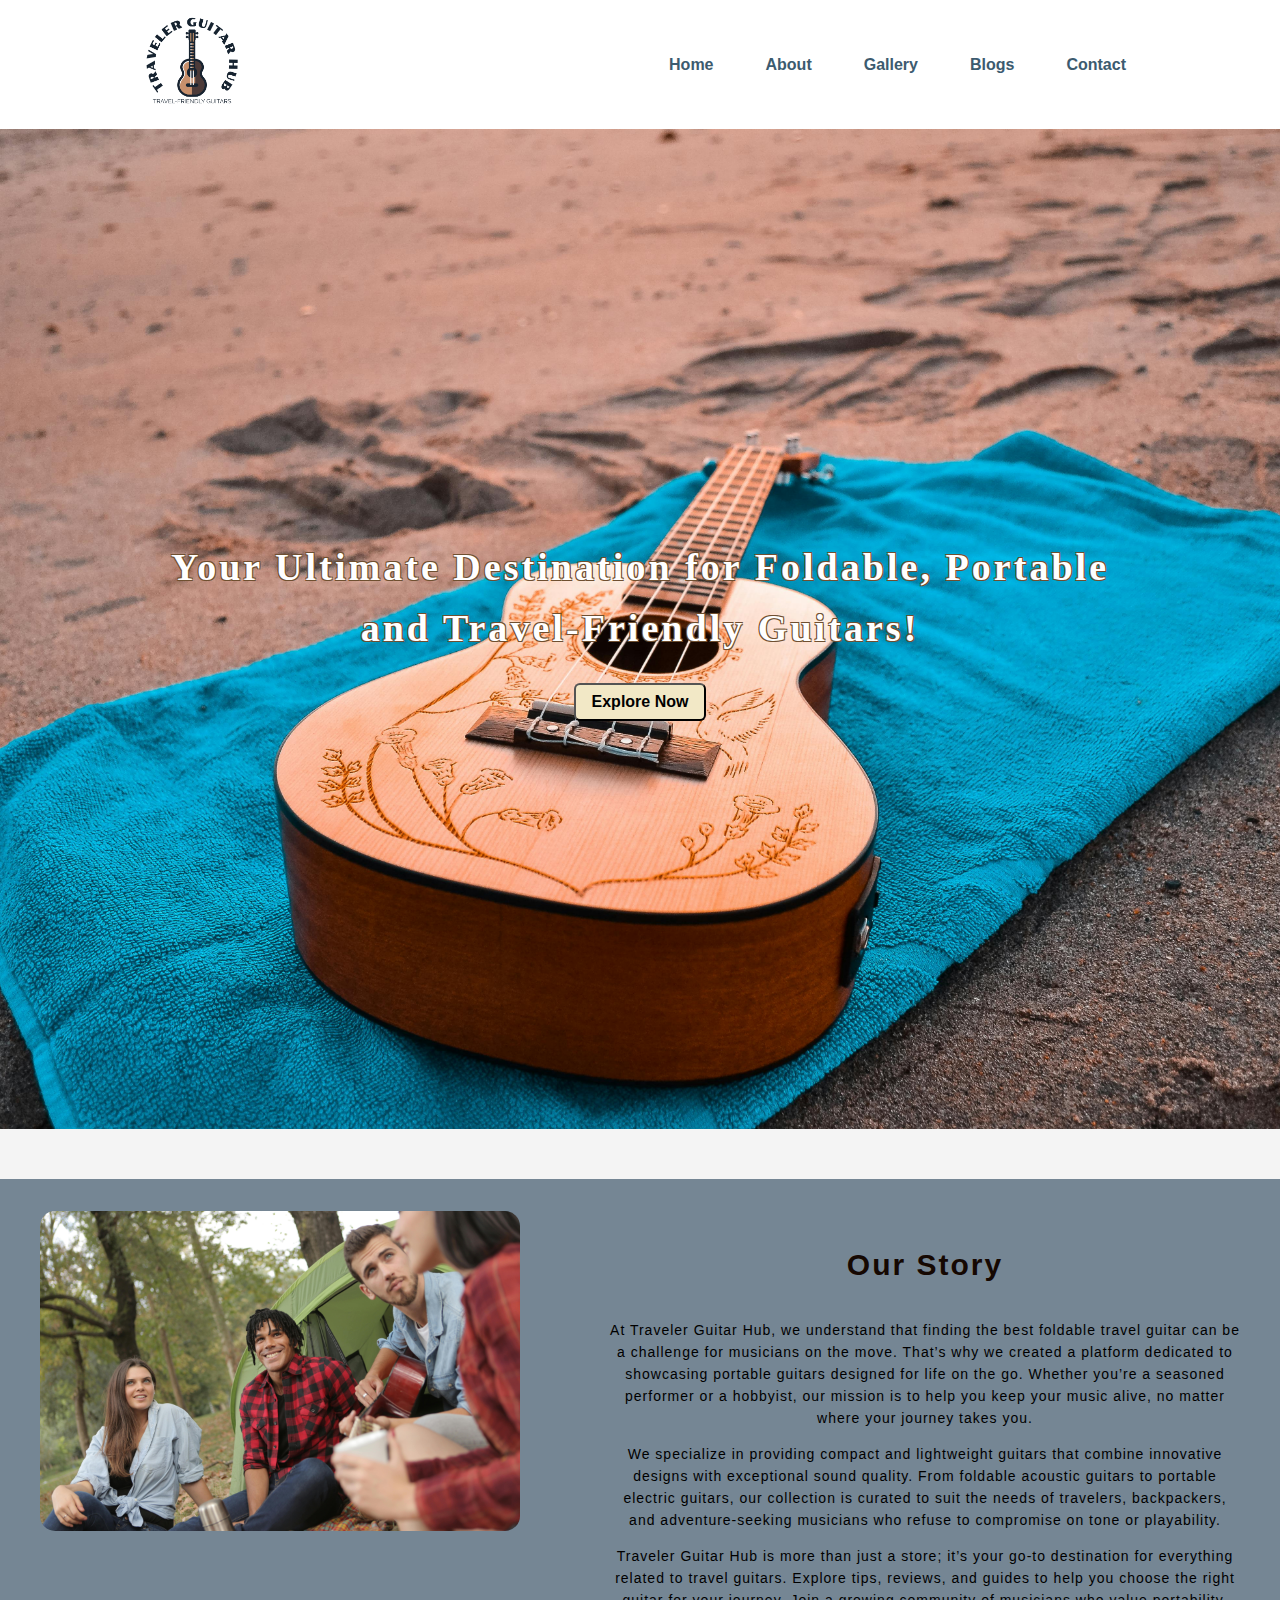
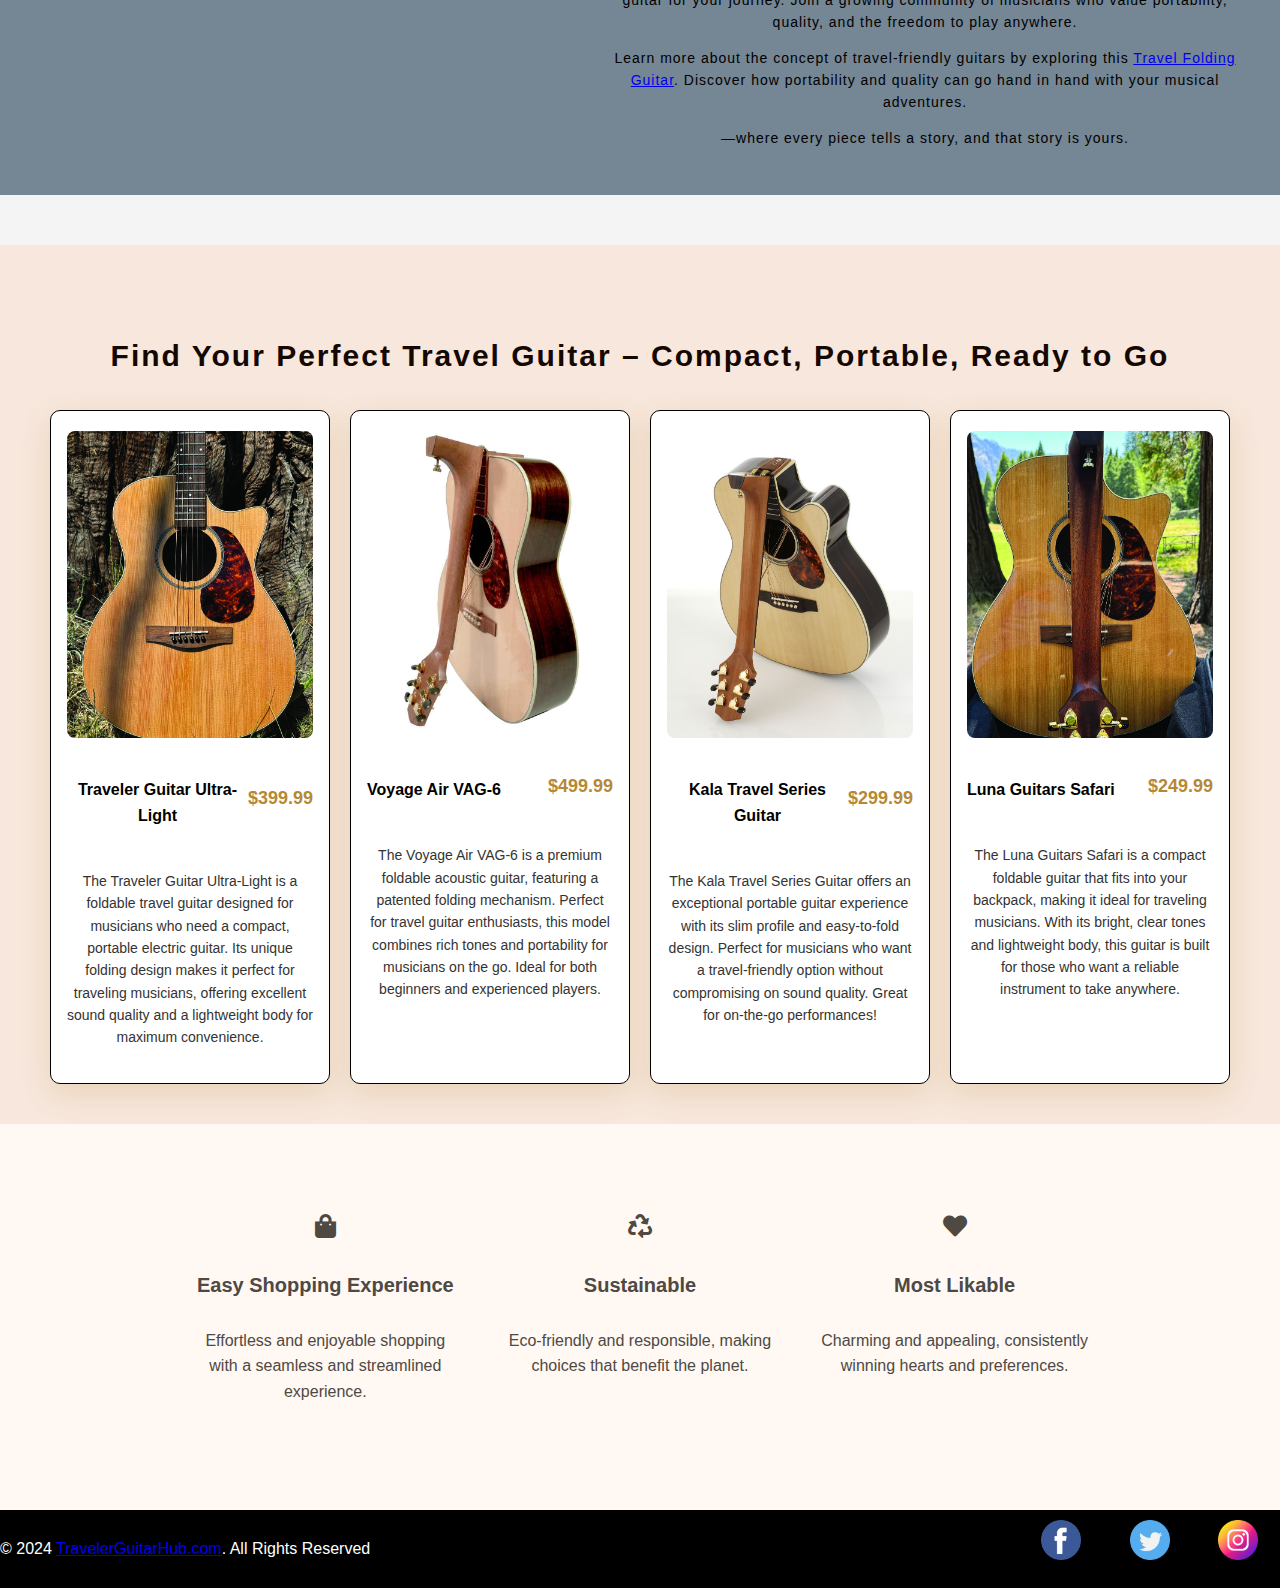
<file: index.html>
<!DOCTYPE html>
<html>
<head>
	<meta charset="utf-8">
    <meta name="viewport" content="width=device-width, initial-scale=1.0" />
    <title>Traveler Guitar Hub</title>
    <link rel="stylesheet" href="https://cdnjs.cloudflare.com/ajax/libs/font-awesome/5.15.3/css/all.min.css">
    <link href="https://fonts.googleapis.com/css2?family=Lato:wght@300;400;700&display=swap" rel="stylesheet">
	<link rel="stylesheet" href="css/styles.css">
</head>
<body>

	<header class="header">
        <nav class="navbar">
            <div class="logo">
                <a href="index.html"><img src="imgs/logo-transparent-png.png"></a>
            </div>
            <div class="navbar-menu">
                 <ul>
                    <li><a href="index.html">Home</a></li>
                    <li><a href="ourstory.html">About</a></li>
                    <li><a href="shop.html">Gallery</a></li>
                    <li><a href="blog.html">Blogs</a></li>
                    <li><a href="contact.html">Contact</a></li>
                </ul>
            </div>
    	</nav>
    </header>

    <main>
    	<section class="main-banner">
			<div class="centered">
				<div class="main_banner_content">
					<h1>Your Ultimate Destination for Foldable, Portable <br> and Travel-Friendly Guitars!</h1>
					<button>Explore Now</button>
				</div>
			</div>
		</section>

		<section>
			<div class="story">
            <aside>
            	<div class="left-img-story">
              		<img src="imgs/f.jpg">
              	</div>
            </aside>
            <div class="story-right">
            	<h3>Our Story</h3>
            	<p>
					At Traveler Guitar Hub, we understand that finding the best foldable travel guitar can be a challenge for musicians on the move. That’s why we created a platform dedicated to showcasing portable guitars designed for life on the go. Whether you’re a seasoned performer or a hobbyist, our mission is to help you keep your music alive, no matter where your journey takes you.
					<P>We specialize in providing compact and lightweight guitars that combine innovative designs with exceptional sound quality. From foldable acoustic guitars to portable electric guitars, our collection is curated to suit the needs of travelers, backpackers, and adventure-seeking musicians who refuse to compromise on tone or playability.
						<P> Traveler Guitar Hub is more than just a store; it’s your go-to destination for everything related to travel guitars. Explore tips, reviews, and guides to help you choose the right guitar for your journey. Join a growing community of musicians who value portability, quality, and the freedom to play anywhere.
							<p>
								Learn more about the concept of travel-friendly guitars by exploring this <a href="https://en.wikipedia.org/wiki/Travel_guitar" target="_blank">Travel Folding Guitar</a>. Discover how portability and quality can go hand in hand with your musical adventures.
							</p>
							<P>—where every piece tells a story, and that story is yours.


                </p> </div>
          </div>
		</section>

		<section class="grid-design-section">
			<div class="grid-design-heading">
				<h2>Find Your Perfect Travel Guitar – Compact, Portable, Ready to Go</h2>
			</div>
			<div class="grid-container">
				<div class="grid-item">
					<div class="single-design">
						<img src="imgs/a.jpg" alt="Cafe Misto" class="design-image">
						<div class="title-grid-design">
							<h4>Traveler Guitar Ultra-Light</h4>
							<p class="price">$399.99</p>
							
						</div>
						<p>The Traveler Guitar Ultra-Light is a foldable travel guitar designed for musicians who need a compact, portable electric guitar. Its unique folding design makes it perfect for traveling musicians, offering excellent sound quality and a lightweight body for maximum convenience.</p>
					</div>

				</div>
			  	<div class="grid-item">
			  		<div class="single-design">
						<img src="imgs/b.jpg" alt="Cafe Misto" class="design-image">
						<div class="title-grid-design">
							<h4>Voyage Air VAG-6</h4>
							<p class="price">$499.99</p>
						</div>
						<p>The Voyage Air VAG-6 is a premium foldable acoustic guitar, featuring a patented folding mechanism. Perfect for travel guitar enthusiasts, this model combines rich tones and portability for musicians on the go. Ideal for both beginners and experienced players.</p>
					</div>
			  	</div>
			  	<div class="grid-item">
			  		<div class="single-design">
						<img src="imgs/c.jpg" alt="Cafe Misto" class="design-image">
						<div class="title-grid-design">
							<h4>Kala Travel Series Guitar</h4>
							<p class="price">$299.99</p>
						</div>
						<p>The Kala Travel Series Guitar offers an exceptional portable guitar experience with its slim profile and easy-to-fold design. Perfect for musicians who want a travel-friendly option without compromising on sound quality. Great for on-the-go performances!</p>
					</div>
			  	</div>  
			  	
			  	<div class="grid-item">
			  		<div class="single-design">
						<img src="imgs/d.jpg" alt="Cafe Misto" class="design-image">
						<div class="title-grid-design">
							<h4>Luna Guitars Safari</h4>
							<p class="price">$249.99</p>
						</div>
						<p>The Luna Guitars Safari is a compact foldable guitar that fits into your backpack, making it ideal for traveling musicians. With its bright, clear tones and lightweight body, this guitar is built for those who want a reliable instrument to take anywhere.</p>
					</div>
			  	</div>
			  	
			  	
			  	
			</div>
		</section>

		<section class="flex-container">
			<div class="centered">
				<div class="row flex-items">
					<div class="flex-single-item">
						<i class="fa fa-shopping-bag"></i>
		            	<h4>Easy Shopping Experience</h4>
	            		<p>Effortless and enjoyable shopping with a seamless and streamlined experience.</p>
					</div>
					<div class="flex-single-item">
						<i class="fas fa-recycle"></i>
		            	<h4>Sustainable</h4>
	            		<p>Eco-friendly and responsible, making choices that benefit the planet.</p>
					</div>
					<div class="flex-single-item">
						<i class="fas fa-heart"></i>
		            	<h4>Most Likable</h4>
	            		<p>Charming and appealing, consistently winning hearts and preferences.</p>
					</div>
				</div>
			</div>
		</section>

    </main>

    <footer>
        <div class="row">
            <div class="footer-content">
                <div class="left-footer-content">
                    <p>&copy; 2024 <a href="https://www.travelerguitarhub.com" target="_blank">TravelerGuitarHub.com</a>. All Rights Reserved</p>
                </div>
                <div class="social-media">
                    <a href="#"><img src="imgs/facebook.png"></a>
                    <a href="#"><img src="imgs/twitter.png"></a>
                    <a href="#"><img src="imgs/instagram.png"></a>
                </div>
            </div>
        </div>
    </footer>

</body>
</html>
</file>
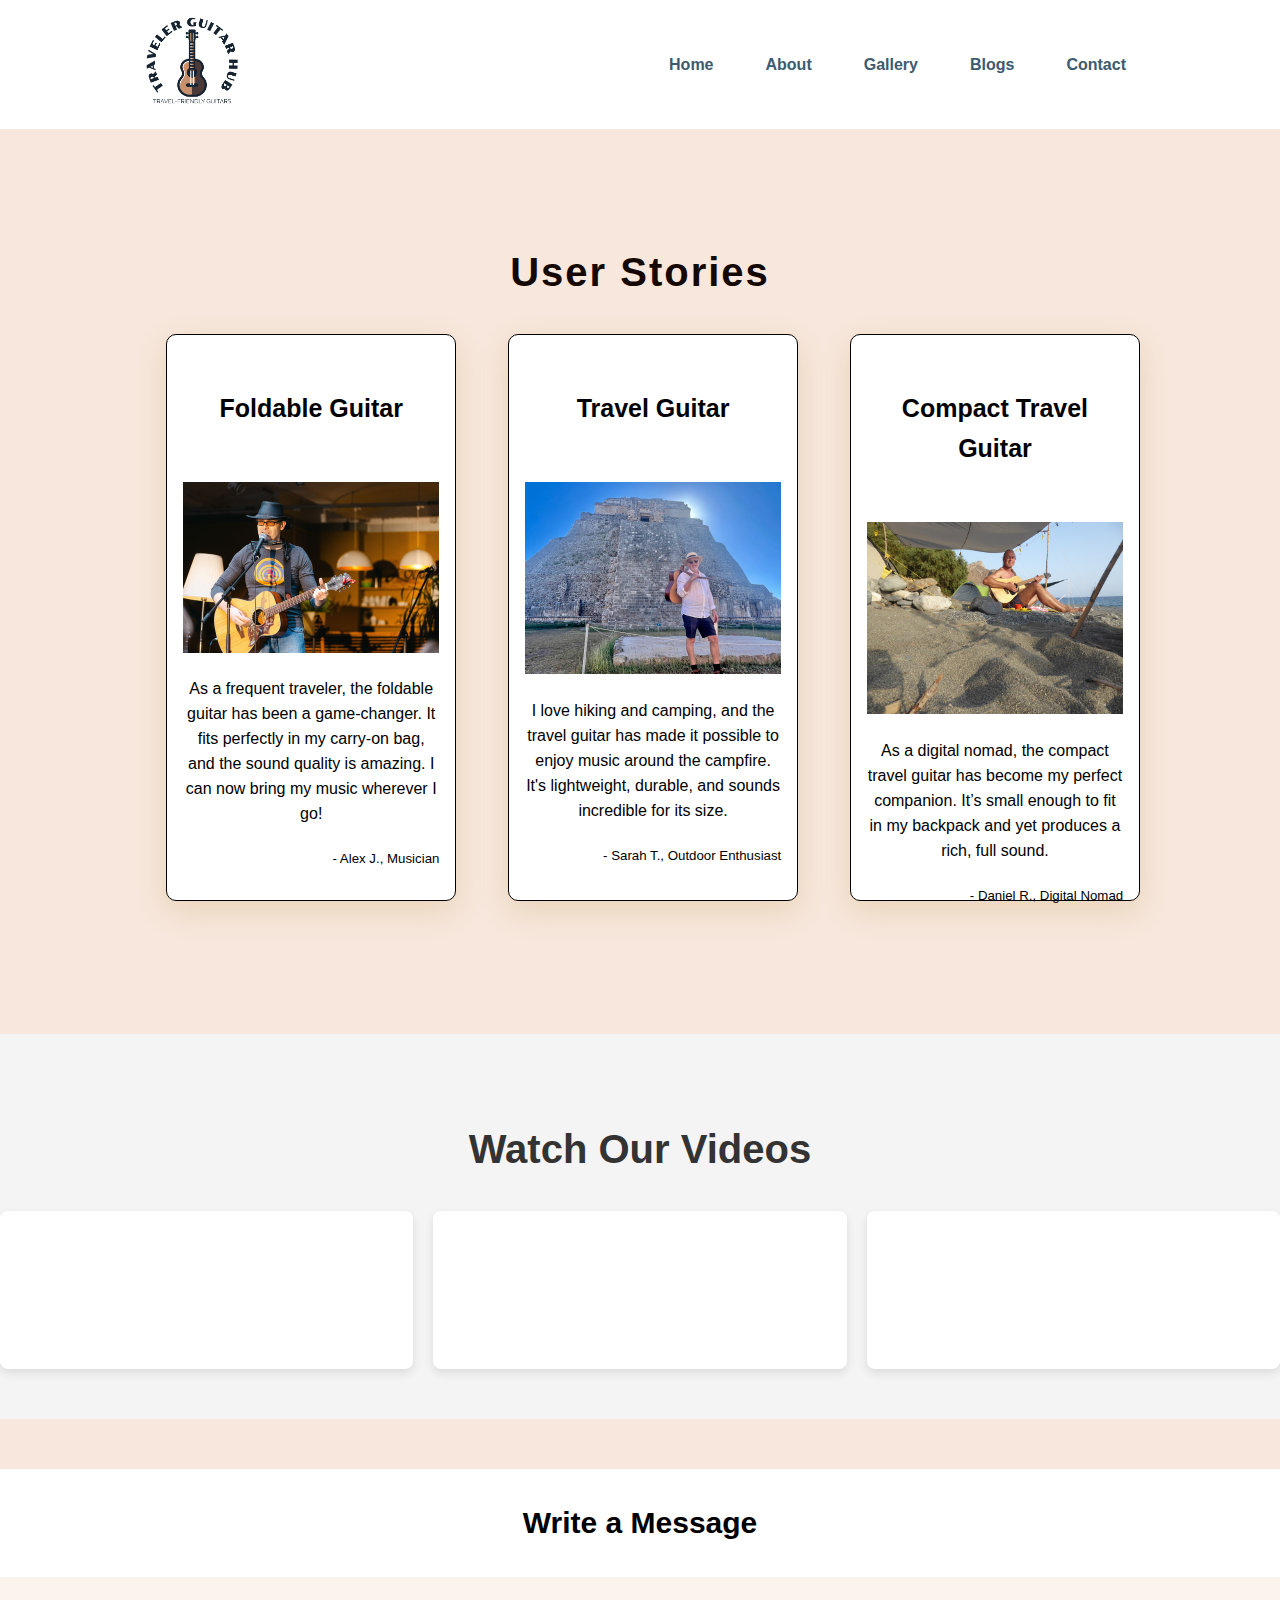
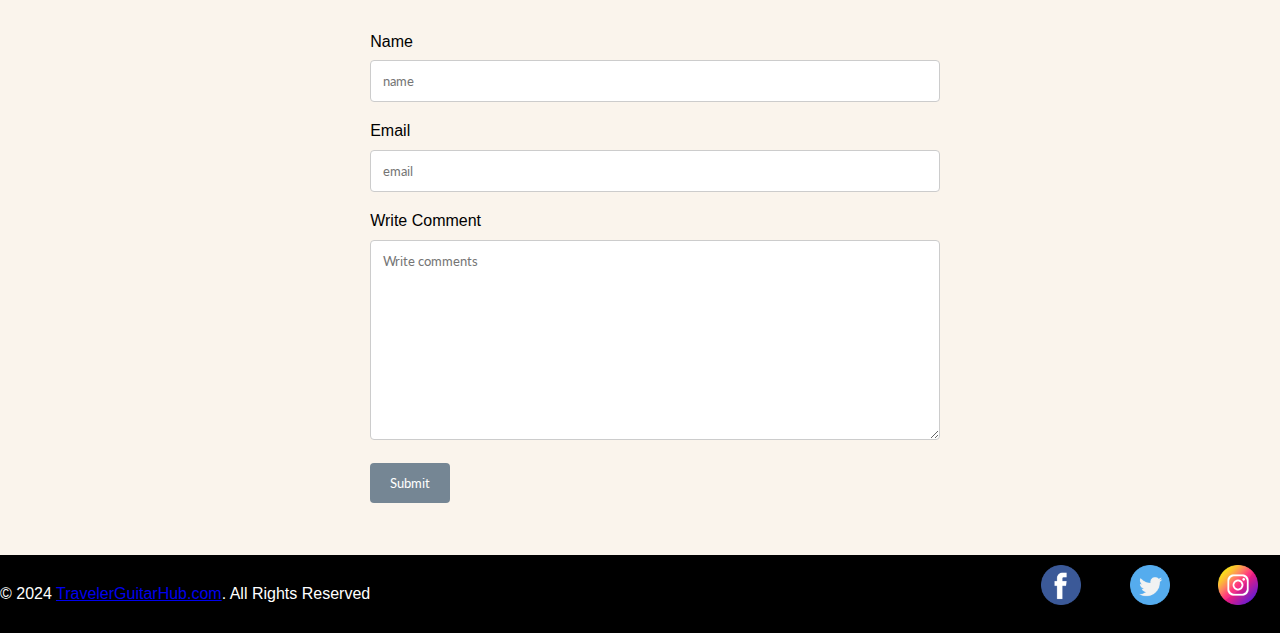
<file: blog.html>
<!DOCTYPE html>
<html>
<head>
	<meta charset="utf-8">
    <meta name="viewport" content="width=device-width, initial-scale=1.0" />
    <title>Traveler Guitar</title>
    <link href="https://fonts.googleapis.com/css2?family=Lato:wght@300;400;700&display=swap" rel="stylesheet">
	<link rel="stylesheet" href="css/styles.css">
</head>
<body>

	<header class="header">
        <nav class="navbar">
            <div class="logo">
                <a href="index.html"><img src="imgs/logo-transparent-png.png"></a>
            </div>
            <div class="navbar-menu">
                 <ul>
                    <li><a href="index.html">Home</a></li>
                    <li><a href="ourstory.html">About</a></li>
                    <li><a href="gallery.html">Gallery</a></li>
                    <li><a href="blog.html">Blogs</a></li>
                    <li><a href="contact.html">Contact</a></li>
                </ul>

            </div>
    	</nav>
    </header>

    <main>
        <section class="grid-design-section1">
			<div class="grid-design-heading1">
				<h2>User Stories</h2>
			</div>
			<div class="grid-container1">
				<div class="grid-item1">
					<div class="single-design1">
                   
						<div class="title-grid-design1">
							<h4>Foldable Guitar</h4>
						</div>
                        <div class="design-img1"><img src="imgs/9.jpg"></div>
						<p>As a frequent traveler, the foldable guitar has been a game-changer. It fits perfectly in my carry-on bag, and the sound quality is amazing. I can now bring my music wherever I go!
							<h5>- Alex J., Musician</h5>
                    </div>

				</div>
			  	<div class="grid-item1">
			  		<div class="single-design1">
						<div class="title-grid-design1">
							<h4>Travel Guitar</h4>
						</div>
                        <div class="design-img1"><img src="imgs/10.jpg"></div>
						<p>I love hiking and camping, and the travel guitar has made it possible to enjoy music around the campfire. It's lightweight, durable, and sounds incredible for its size.
							<h5>- Sarah T., Outdoor Enthusiast</h5>
                        </div>
			  	</div>
			  	<div class="grid-item1">
			  		<div class="single-design1">
                        	<div class="title-grid-design1">
							<h4>Compact Travel Guitar</h4>
						</div>
                        <div class="design-img1"><img src="imgs/11.jpg"></div>
						<p>As a digital nomad, the compact travel guitar has become my perfect companion. It’s small enough to fit in my backpack and yet produces a rich, full sound. 
							<h5>- Daniel R., Digital Nomad</h5>
					</div>
			  	</div>  
			  	
			</div>
			<!-- YouTube Videos Section -->
			<section>
				<h2>Watch Our Videos</h2>
				<div class="video-container">
					<div class="video">
						<iframe width="560" height="315" src="https://www.youtube.com/embed/oWdIz_jqFnE?si=jFDoDXp56iRIPVpT" title="YouTube video player" frameborder="0" allow="accelerometer; autoplay; clipboard-write; encrypted-media; gyroscope; picture-in-picture; web-share" referrerpolicy="strict-origin-when-cross-origin" allowfullscreen></iframe>
					</div>
					<div class="video">
						<iframe width="560" height="315" src="https://www.youtube.com/embed/7QwpmL_Iocc?si=wDIOgFuq6Vs5S6_5" title="YouTube video player" frameborder="0" allow="accelerometer; autoplay; clipboard-write; encrypted-media; gyroscope; picture-in-picture; web-share" referrerpolicy="strict-origin-when-cross-origin" allowfullscreen></iframe>
					</div>
					<div class="video">
						<iframe width="560" height="315" src="https://www.youtube.com/embed/K_D2RMBUn8U?si=NAicn5G4ytqqCuT9" title="YouTube video player" frameborder="0" allow="accelerometer; autoplay; clipboard-write; encrypted-media; gyroscope; picture-in-picture; web-share" referrerpolicy="strict-origin-when-cross-origin" allowfullscreen></iframe>
					</div>
				</div>
			</section>
		</section> 
        <h3>
			Write a Message
        </h3>

<div class="form-back">
        
<div class="container">
  <form action="/action_page.php">
    <label for="fname">Name</label>
    <input type="text" id="fname" name="firstname" placeholder="name">

    <label for="email">Email</label>
    <input type="text" id="email" name="email" placeholder="email">

    <label for="subject">Write Comment</label>
    <textarea id="subject" name="subject" placeholder="Write comments" style="height:200px"></textarea>

    <input type="submit" value="Submit">
  </form>
</div>
</div>
    	
    </main>

    <footer>
        <div class="row">
            <div class="footer-content">
                <div class="left-footer-content">
					<p>&copy; 2024 <a href="https://www.travelerguitarhub.com" target="_blank">TravelerGuitarHub.com</a>. All Rights Reserved</p>
                </div>
                <div class="social-media">
                    <a href="#"><img src="imgs/facebook.png"></a>
                    <a href="#"><img src="imgs/twitter.png"></a>
                    <a href="#"><img src="imgs/instagram.png"></a>
                </div>
            </div>
        </div>
    </footer>

</body>
</html>
</file>
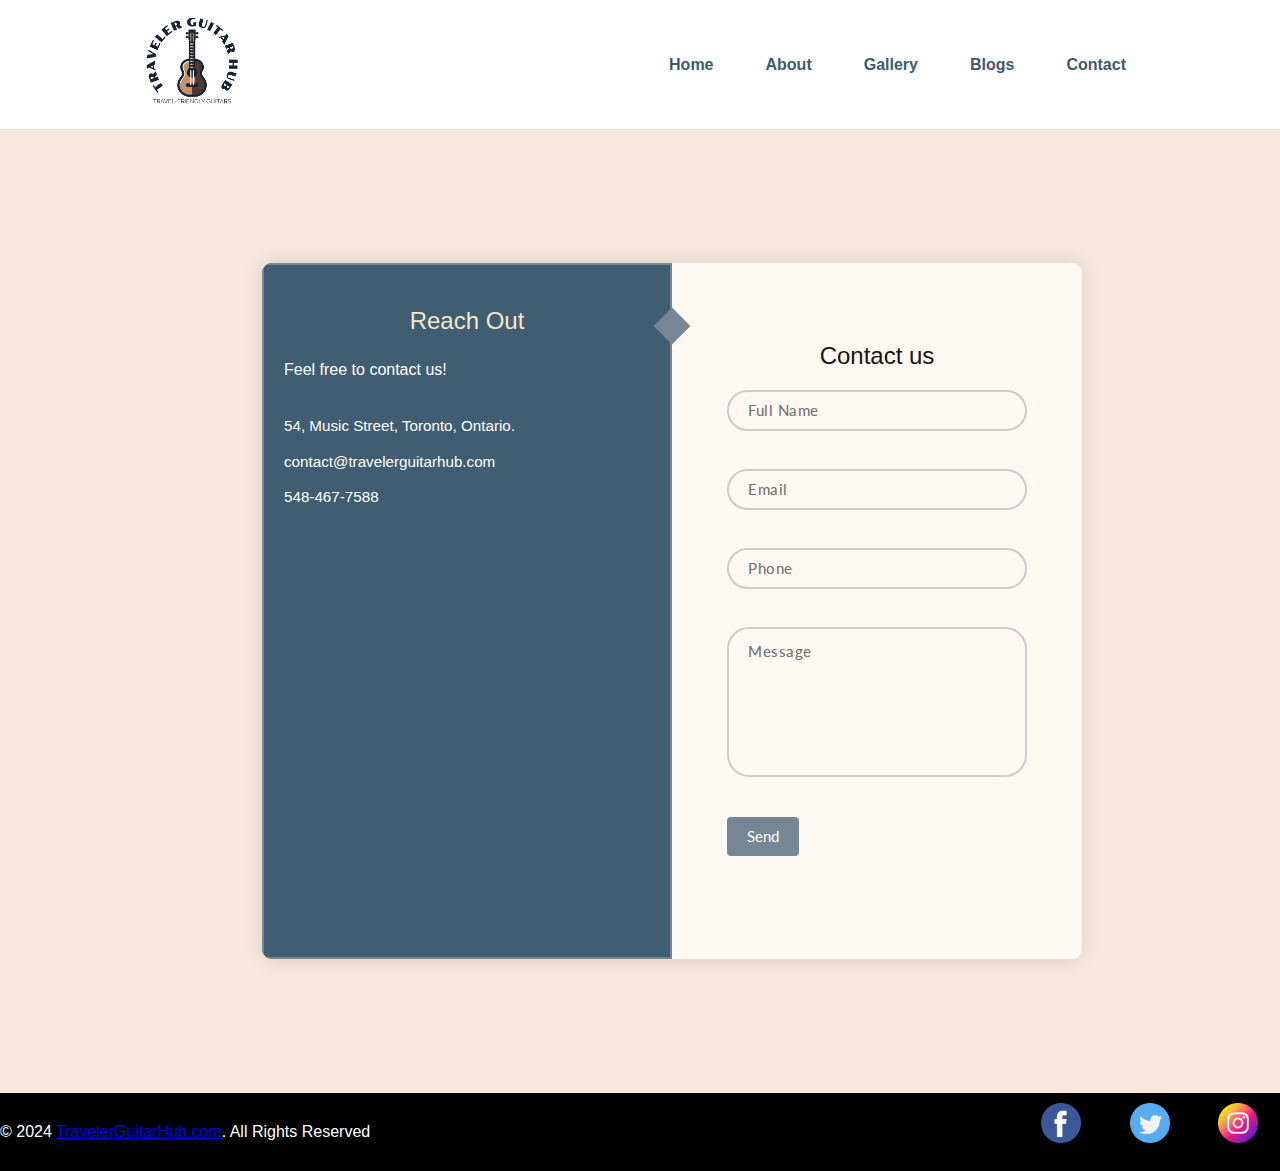
<file: contact.html>
<!DOCTYPE html>
<html>
<head>
    <meta charset="utf-8">
    <meta name="viewport" content="width=device-width, initial-scale=1.0" />
    <title>Traveler Guitar</title>
    <link href="https://fonts.googleapis.com/css2?family=Lato:wght@300;400;700&display=swap" rel="stylesheet">
    <link rel="stylesheet" href="css/styles.css">
</head>
<body>

    <header class="header">
        <nav class="navbar">
            <div class="logo">
                <a href="index.html"><img src="imgs/logo-transparent-png.png"></a>
            </div>
            <div class="navbar-menu">
                 <ul>
                    <li><a href="index.html">Home</a></li>
                    <li><a href="ourstory.html">About</a></li>
                    <li><a href="gallery.html">Gallery</a></li>
                    <li><a href="blog.html">Blogs</a></li>
                    <li><a href="contact.html">Contact</a></li>
                </ul>
            </div>
        </nav>
    </header>

    <body>
      <div class="container-contact">
        <div class="form-section">
          <div class="contact-info">
            <h3 class="title">Reach Out</h3>
            <p class="text">
             Feel free to contact us!
            </p>

            <div class="info">
              <div class="information">
                <p>54, Music Street, Toronto, Ontario.</p>
              </div>
              <div class="information">
                <p>contact@travelerguitarhub.com</p>
              </div>
              <div class="information">
                <p>548-467-7588</p>
              </div>
            </div>
            
            <div class="map-container">
              <iframe
                src="https://www.google.com/maps/embed?pb=!1m18!1m12!1m3!1d2886.571788556529!2d-79.3831840845574!3d43.6532251791205!2m3!1f0!2f0!3f0!3m2!1i1024!2i768!4f13.1!3m3!1m2!1s0x882b34ef5f2b9bfb%3A0x6cbe3d1a28f6915f!2s54%20Urban%20St%2C%20Toronto%2C%20ON%20M5V%202W6%2C%20Canada!5e0!3m2!1sen!2sus!4v1612458790932!5m2!1sen!2sus"
                width="600"
                height="450"
                style="border:0;"
                allowfullscreen=""
                loading="lazy"></iframe>
            </div>
          </div>

          <div class="contact-form">
            <span class="circle one"></span>
            <span class="circle two"></span>

            <form action="index.html" autocomplete="off">
              <h3 class="title">Contact us</h3>
              <div class="input-container">
                <input type="text" name="name" placeholder="Full Name" class="input" />
                <span>Username</span>
              </div>
              <div class="input-container">
                <input type="email" name="email" placeholder="Email" class="input" />
                <span>Email</span>
              </div>
              <div class="input-container">
                <input type="tel" name="phone" placeholder="Phone" class="input" />
                <span>Phone</span>
              </div>
              <div class="input-container textarea">
                <textarea name="message" placeholder="Message" class="input"></textarea>
                <span>Message</span>
              </div>
              <input type="submit" value="Send" class="btn" />
            </form>
          </div>
        </div>
      </div>

    </body>

    <footer>
        <div class="row">
            <div class="footer-content">
                <div class="left-footer-content">
                  <p>&copy; 2024 <a href="https://www.travelerguitarhub.com" target="_blank">TravelerGuitarHub.com</a>. All Rights Reserved</p>
                </div>
                <div class="social-media">
                  <a href="#"><img src="imgs/facebook.png"></a>
                  <a href="#"><img src="imgs/twitter.png"></a>
                  <a href="#"><img src="imgs/instagram.png"></a>
                </div>
            </div>
        </div>
    </footer>

</body>
</html>
</file>
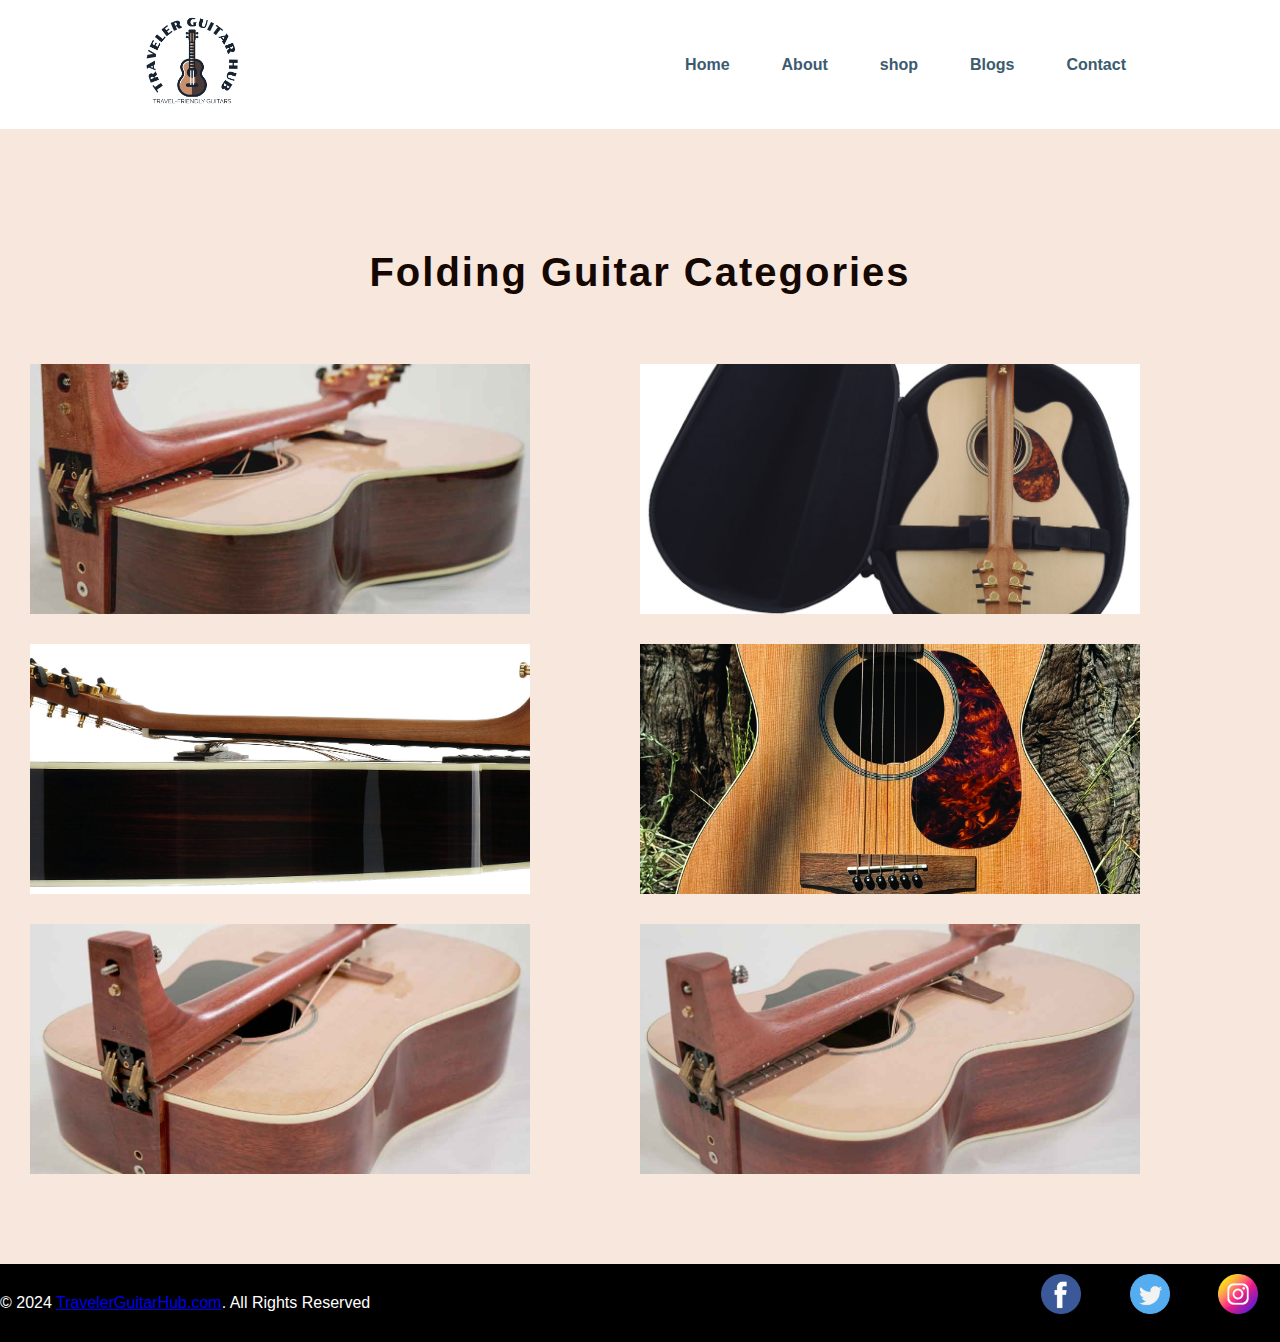
<file: gallery.html>
<!DOCTYPE html>
<html>
<head>
	<meta charset="utf-8">
    <meta name="viewport" content="width=device-width, initial-scale=1.0" />
    <title>Traveler Guitar</title>
    <link href="https://fonts.googleapis.com/css2?family=Lato:wght@300;400;700&display=swap" rel="stylesheet">
    <link rel="stylesheet" href="css/styles.css">
</head>
<body>

	<header class="header">
        <nav class="navbar">
            <div class="logo">
                <a href="index.html"><img src="imgs/logo-transparent-png.png"></a>
            </div>
            <div class="navbar-menu">
                 <ul>
                    <li><a href="index.html">Home</a></li>
                    <li><a href="ourstory.html">About</a></li>
                    <li><a href="gallery.html">shop</a></li>
                    <li><a href="blog.html">Blogs</a></li>
                    <li><a href="contact.html">Contact</a></li>
                </ul>

            </div>
    	</nav>
    </header>

    <main>
        <section class="grid-design-section1">
			<div class="grid-design-heading1">
				<h2>Folding Guitar Categories</h2>
			</div>
			<div class="grid-container1 gallery-grid">
				<div class="grid-item1">
                    <div class="box-wrap">
                        <img src="imgs/4.jpg" alt="galllery-1">
                        <div class="overlay">
                            <h3>Acoustic Folding Guitar</h3>
                        </div>
                        
                    </div>
				</div>
			  	<div class="grid-item1">
                    <div class="box-wrap">
                        <img src="imgs/5.jpg" alt="galllery-2">
                        <div class="overlay">
                            <h3>Travel Folding Guitar</h3>
                        </div>
                    </div>  
			  	</div>
			  	<div class="grid-item1">
                    <div class="box-wrap">
                        <img src="imgs/6.jpg" alt="galllery-3">
                        <div class="overlay">
                            <h3>Classical Folding Guitar</h3>
                        </div>
                    </div>
			  	</div>  
			  	<div class="grid-item1">
                    <div class="box-wrap">
                        <img src="imgs/a.jpg" alt="galllery-4">
                        <div class="overlay">
                            <h3>Folding Bass Guitar</h3>
                        </div>
                    </div>  
			  	</div>
			  	<div class="grid-item1">
                    <div class="box-wrap">
                        <img src="imgs/7.jpg" alt="galllery-5">
                        <div class="overlay">
                            <h3>Folding Hybrid Guitar</h3>
                        </div>
                    </div>
			  	</div>
			  	<div class="grid-item1">
                    <div class="box-wrap">
                        <img src="imgs/8.jpg" alt="galllery-6">
                        <div class="overlay">
                            <h3>Electric Folding Guitar</h3>
                        </div>
                    </div>
			  	</div>
			</div>
		</section>    	
    </main>

    <footer>
        <div class="row">
            <div class="footer-content">
                <div class="left-footer-content">
                    <p>&copy; 2024 <a href="https://www.travelerguitarhub.com" target="_blank">TravelerGuitarHub.com</a>. All Rights Reserved</p>
                </div>
                <div class="social-media">
                    <a href="#"><img src="imgs/facebook.png"></a>
                    <a href="#"><img src="imgs/twitter.png"></a>
                    <a href="#"><img src="imgs/instagram.png"></a>
                </div>
            </div>
        </div>
    </footer>

</body>
</html>
</file>
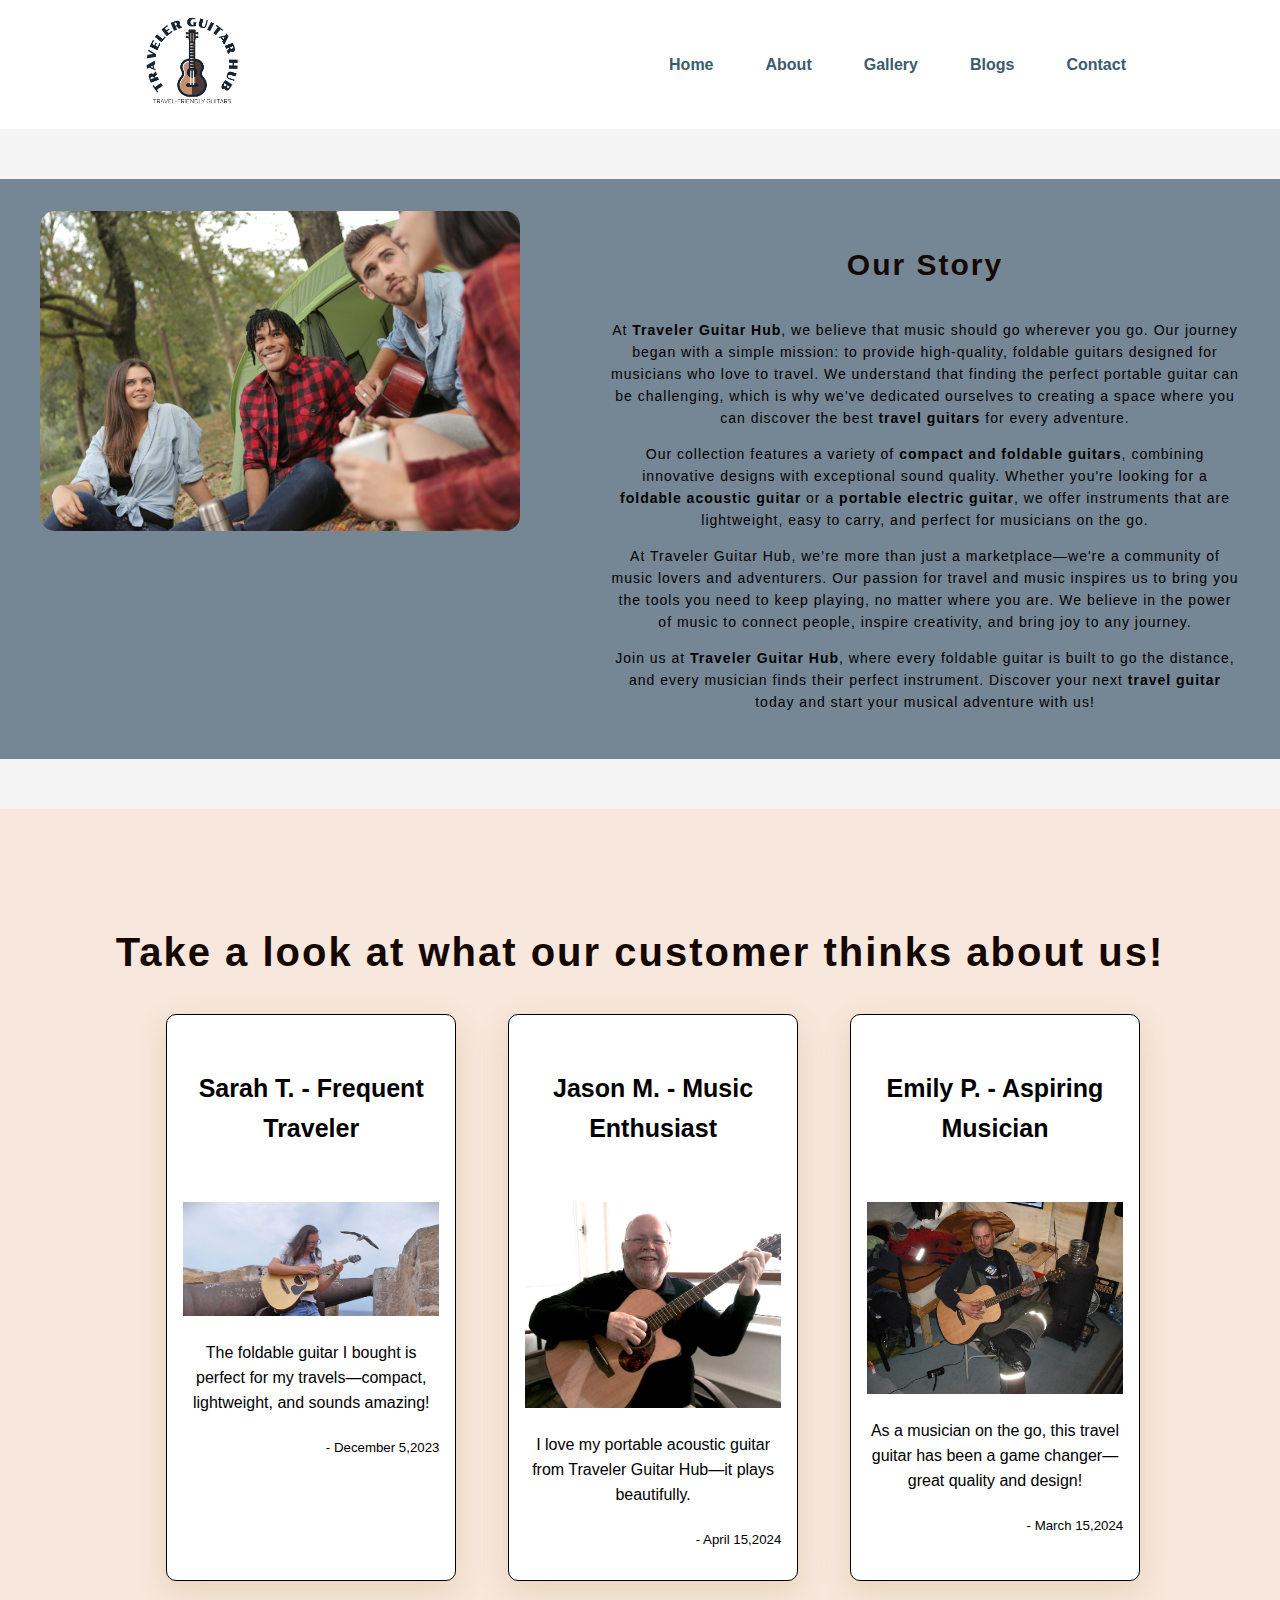
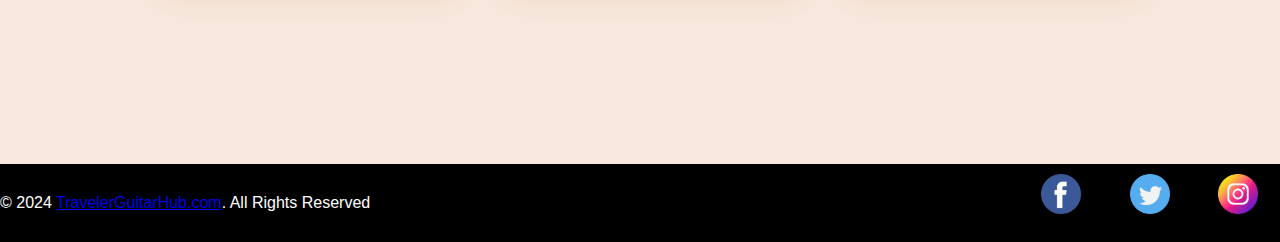
<file: ourstory.html>
<!DOCTYPE html>
<html>
<head>
	<meta charset="utf-8">
    <meta name="viewport" content="width=device-width, initial-scale=1.0" />
    <title>Traveler Guitar</title>
    <link href="https://fonts.googleapis.com/css2?family=Lato:wght@300;400;700&display=swap" rel="stylesheet">
 	<link rel="stylesheet" href="css/styles.css">
</head>
<body>

	<header class="header">
        <nav class="navbar">
            <div class="logo">
                <a href="index.html"><img src="imgs/logo-transparent-png.png"></a>
            </div>
            <div class="navbar-menu">
                 <ul>
                    <li><a href="index.html">Home</a></li>
                    <li><a href="ourstory.html">About</a></li>
                    <li><a href="gallery.html">Gallery</a></li>
                    <li><a href="blog.html">Blogs</a></li>
                    <li><a href="contactus.html">Contact</a></li>
                </ul>

            </div>
    	</nav>
    </header>

    <main>
    	<section>
			<div class="story">
            <aside>
            	<div class="left-img-story">
              		<img src="imgs/f.jpg">
              	</div>
            </aside>
            <div class="story-right">
            	<h3>Our Story</h3>
<p>
    At <strong>Traveler Guitar Hub</strong>, we believe that music should go wherever you go. Our journey began with a simple mission: to provide high-quality, foldable guitars designed for musicians who love to travel. We understand that finding the perfect portable guitar can be challenging, which is why we’ve dedicated ourselves to creating a space where you can discover the best <strong>travel guitars</strong> for every adventure.
</p>

<p>
    Our collection features a variety of <strong>compact and foldable guitars</strong>, combining innovative designs with exceptional sound quality. Whether you're looking for a <strong>foldable acoustic guitar</strong> or a <strong>portable electric guitar</strong>, we offer instruments that are lightweight, easy to carry, and perfect for musicians on the go.
</p>

<p>
    At Traveler Guitar Hub, we’re more than just a marketplace—we're a community of music lovers and adventurers. Our passion for travel and music inspires us to bring you the tools you need to keep playing, no matter where you are. We believe in the power of music to connect people, inspire creativity, and bring joy to any journey.
</p>

<p>
    Join us at <strong>Traveler Guitar Hub</strong>, where every foldable guitar is built to go the distance, and every musician finds their perfect instrument. Discover your next <strong>travel guitar</strong> today and start your musical adventure with us!
</p>

          </div>
		</section>

        <section class="grid-design-section1">
			<div class="grid-design-heading1">
				<h2>Take a look at what our customer thinks about us!</h2>
			</div>
			<div class="grid-container1">
				<div class="grid-item1">
					<div class="single-design1">
                   
						<div class="title-grid-design1">
							<h4>Sarah T. - Frequent Traveler</h4>
                            
							
						</div>
                        <div class="design-img1"><img src="imgs/1.jpg"></div>
						<p>The foldable guitar I bought is perfect for my travels—compact, lightweight, and sounds amazing!</p>
					    <h5>- December 5,2023</h5>
                    </div>

				</div>
			  	<div class="grid-item1">
			  		<div class="single-design1">
						<div class="title-grid-design1">
							<h4> Jason M. - Music Enthusiast</h4>
							
						</div>
                        <div class="design-img1"><img src="imgs/2.jpg"></div>
						<p>I love my portable acoustic guitar from Traveler Guitar Hub—it plays beautifully.<p>
                        <h5>- April 15,2024</h5>
                        </div>
			  	</div>
			  	<div class="grid-item1">
			  		<div class="single-design1">
                        	<div class="title-grid-design1">
							<h4>Emily P. - Aspiring Musician</h4>
						
						</div>
                        <div class="design-img1"><img src="imgs/3.jpg"></div>
						<p> As a musician on the go, this travel guitar has been a game changer—great quality and design!</p>
                        <h5>- March 15,2024</h5>
					</div>
			  	</div>  

    </main>

    <footer>
        <div class="row">
            <div class="footer-content">
                <div class="left-footer-content">
                    <p>&copy; 2024 <a href="https://www.travelerguitarhub.com" target="_blank">TravelerGuitarHub.com</a>. All Rights Reserved</p>
                </div>
                <div class="social-media">
                    <a href="#"><img src="imgs/facebook.png"></a>
                    <a href="#"><img src="imgs/twitter.png"></a>
                    <a href="#"><img src="imgs/instagram.png"></a>
                </div>
            </div>
        </div>
    </footer>

</body>
</html>
</file>
<file: css/styles.css>
/* * {
	margin: 0;
	padding: 0;
	box-sizing: border-box;
  } */

  body{
	margin: 0;
	padding: 0;
	font-family: 'Lato', sans-serif;
	overflow: auto;
}

/*___________________INDEX PAGE CSS*__________________________/

/*Header css start*/
.navbar{
	margin: 0 auto;
  	width: 80%;
}
nav{
	display: flex;
}
.logo{
	width: 25%;
}
.logo img{
	width: 50%;
}
.navbar-menu{
	width: 75%;
    display: flex;
    justify-content: end;
}
.navbar-menu ul{
	display: flex;
    list-style-type: none;
    padding: 0;
    margin: 0;
    align-items: center;
}
.navbar-menu ul li a{
	padding: 0 26px;
	text-decoration: none;
	font-size: 16px;
	font-weight: 800;
	color: #3C5B6F;
}
.navbar-menu ul li a:hover{
	color: #3C3D37;
}

/*_______________Main Banner Css Start_________________*/
.centered{
	margin: 0 auto;
  	width: 80%;
}
.main-banner{
	background-image: url('../imgs/guitar1.jpg');
    background-size: cover;
    background-position: center;
    background-repeat: no-repeat;
    height: 100vh;
    display: flex;
    align-items: center;
    justify-content: center;
}
.main_banner_content{
	text-align:center;
	padding: 0 20px;
	color: #fff;
}
.main_banner_content h1 {
    color: #fff; /* White text color for contrast */
    font-size: 38px;
    font-weight: 700;
    font-family: 'Satisfy', cursive;
    letter-spacing: 0.08em;
    margin: 0;
    text-align: center;
    position: relative;
    z-index: 1;

    /* Adding a brown border effect around the text using text-shadow */
    text-shadow:
        1px 1px 0 #6f4f30, /* Top-left shadow */
        -1px -1px 0 #6f4f30, /* Bottom-right shadow */
        1px -1px 0 #6f4f30, /* Top-right shadow */
        -1px 1px 0 #6f4f30; /* Bottom-left shadow */
}

.main_banner_content button{
	cursor: pointer;
	padding: 8px 16px;
    font-size: 16px;
    font-weight: 700;
    background-color: #F2E8C6;
    color: #000;
    border-radius: 6px;
    margin-top: 24px;
}
.main_banner_content button:hover{
	background-color: #b7965b;
	color: #000;
}

/*_______________________________About css start___________________*/
.story {
  display: grid;
  background-color: #758694;
  column-gap: 90px;
  grid-template-columns: 40% auto;
  padding: 32px 40px;
}
.left-img-story img{
	width: 100%;

	border-radius: 15px;
}
.story-right h3{
	color: #3C3D37;
    font-size: 30px;
    font-weight: 900;
    letter-spacing: 2px;
}
.story-right p{
	letter-spacing: 1px;
	font-size: 14px;
	line-height: 22px;
}

/*______________________Grid design css start_____________________________*/
.grid-design-section {
    background-color: #F7E7DC;
    padding: 40px 0;
}

.grid-design-heading h2 {
    text-align: center;
    color: #150802;
    padding-top: 22px;
    font-size: 30px;
    letter-spacing: 2px;
}

.grid-container {
    display: grid;
    grid-template-columns: repeat(4, 1fr);
    gap: 20px;
    padding: 0 50px;
}

.grid-item {
    display: flex;
    justify-content: center;
}

.single-design {
    background-color: #fff;
    box-shadow: 0px 10px 30px 0px rgb(182 136 52 / 20%);
    border: 1px solid #000;
    border-radius: 10px;
    padding: 20px 16px;
    width: 100%;
    max-width: 250px; 
    text-align: center;
}

.single-design .title-grid-design {
    padding-bottom: 10px; 
    justify-content: space-between;
    display: flex;
    align-items: center;
}

.single-design .design-image {
    width: 100%; 
    height: auto;
    border-radius: 8px; 
    margin-bottom: 10px; 
}

.single-design .price {
    color: #b68834;
    font-size: 18px;
    font-weight: 600;
}

.single-design p {
    font-size: 14px;
    color: #333;
    margin-top: 10px;
}


/*___________________--flex container css start________________________*/

	.flex-container{
		background-color: #FFF8F3;
	}
	.flex-items{
		display: flex;
	  	padding: 40px ;
	  	color: #4e4943;
	  	justify-content: space-around;
	}
	.flex-single-item{
		padding: 0;
	}
	.flex-single-item i{
		font-size: 24px;
	}
	.flex-single-item h4{
		font-size: 20px;
	  	font-weight: 700;
	  	text-transform: capitalize;
	}
	.flex-single-item p{
		width: 268px;
	}

/*___________________________________---footer css start_____________________*/
footer{
    background-color: #000;
    color: #fff;
}
.footer-content{
    display: flex;
    justify-content: space-between;
    padding: 10px 0;
}
.social-media img{
    width: 40px;
}
.social-media a{
    padding: 0 22px;
}





@media only screen and (max-width: 768px){

	/*-----Header css start------*/
	.navbar{
		width: 100%;
	}
	.navbar-menu ul li a{
		padding: 0 8px !important;
    	font-size: 8px !important;
	}
	.logo{
		padding-left: 0px;
	}

	/*-----Main Banner Css Start-----*/
	.main_banner_content h1{
		font-size: 24px;
	}
	.main_banner_content button{
		padding: 12px 24px;
        font-size: 12px;
	}
	.main-banner {
        height: 60vh;
    }

	/*---story css start---*/
	.story{
		display: block;
		padding: 32px 10px;
	}
	.story-right h3{
		font-size: 20px;
    	text-align: center;
	}
	.story-right p{
		font-size: 12px;
		line-height: 1.6; 
        text-align: justify; 
	}

	/*----Grid design css start----*/
	.grid-container{
		display: block;
		grid-template-columns: 1fr;
    	padding: 0 10px;
	}
	.single-design{
		max-width: 100%!important;
		margin: 0 auto;
	}
	.grid-design-heading h2{
		font-size: 20px;
	}
	.grid-item{
		margin-bottom: 20px;
	}


	/*----flex container css start----*/
	.flex-items{
		display: block;
	}
	.centered{
		width: 100%;
	}

	/*----Footer css start-----*/
	.footer-content{
        display: block;
        text-align: center;
    }

	/* _______________event page______________ */

	.event-section{
		display: flex;
		flex-wrap: wrap;
	}
	.event-section .leftBox, 
    .event-section .events {
        max-width: 100%;
        flex: 1 1 100%; 
		padding: 0 10px;
    }

	.event-section .events ul {
		padding: 0;
		margin: 0;
		list-style: none;
	}

    .event-section .events ul li {
        display: flex;
     flex-direction: column; 
       height: auto; 
      margin-bottom: 20px; 
    }

    .event-section .events ul li .time {
        width: 100%;
        margin-bottom: 10px;
    }

    .event-section .events ul li .details {
        width: 100%;
    }

    .event-section .leftBox .content h1 {
        font-size: 36px; 
		margin-bottom: 20px;
    }
	.event-section .leftBox.content h1{
		font-size: 28px;
	}
}

@media only screen and (max-width: 991px){
	/*-----Header css start------*/
	.navbar-menu ul li a{
		padding: 0 12px;
    	font-size: 12px;
	}

	/*-----Main Banner Css Start-----*/
	.main_banner_content button{
		padding: 4px 12px;
    	font-size: 12px;
	}

	/*---story css start---*/
	.story{
		display: block;
	}
	.story-right h3{
		text-align: center;
	}

	/*----Grid design css start----*/
	.grid-container{
		grid-template-columns:(2, 1fr);
		padding: 0 20px;
	}
	.single-design{
		width: 75%;
		height: 75%;
	}
	 .grid-design-heading h2 {
        font-size: 24px;
	 }

}



/*--------------*/
@media only screen and (max-width: 768px){
	.navbar{
		width: 100%;
	}
	.navbar-menu ul li a{
		padding: 0 8px !important;
    	font-size: 8px !important;
	}
	.logo{
		padding-left: 0px;
	}
	.footer-content{
        display: block;
        text-align: center;
    }
	.grid-container {
        grid-template-columns: 1fr;
        padding: 0 10px;
    }

    .grid-design-heading h2 {
        font-size: 20px;
    }
}

@media only screen and (max-width: 991px){
	.navbar-menu ul li a{
		padding: 0 12px;
    	font-size: 12px;
	}

}

.story {
  display: grid;
  background-color: #758694;
  column-gap: 90px;
  grid-template-columns: 40% auto;
  padding: 32px 40px;
}
.left-img-story img{
	width: 100%;
}
.story-right h3{
	color: #150802;
    font-size: 30px;
    font-weight: 900;
    letter-spacing: 2px;
}
.story-right p{
	letter-spacing: 1px;
	font-size: 14px;
	line-height: 22px;
}

.grid-design-section1{
	background-color: #F7E7DC;
}
.grid-design-heading1 h2{
	text-align: center;
    color: #150802;
    padding-top: 28px;
    font-size: 40px;
    letter-spacing: 2px;

}
.grid-container1 {
  display: grid;
  grid-template-columns:  33% 33% 33%;
  padding: 0px 82px;
  margin-left: 80px;
}
.grid-item1 {
 
  text-align: center;
  height: 700px;
}
.single-design1{
	background-color: #fff;
    box-shadow: 0px 10px 30px 0px rgb(182 136 52 / 20%);
    border: 1px solid #000;
    border-radius: 10px;
    padding: 20px 16px;
    margin-bottom: 30px;
    margin-left: 4px;
    margin-right: 4px;
    width: 75%;
    height: 75%;
}

.single-design1 .title-grid-design1{
	padding-bottom: 20px;
	justify-content: center; 
	display: flex;
	font-size: 25px;
	/* text-align: center; */
}
.design-img1 img{
	max-width: 100%;
	height: auto;
}
  /* youtube embeded */
	/* YouTube Videos Section */
section {
    text-align: center;
    padding: 50px 0;
    background-color: #f4f4f4;
}

section h2 {
    font-size: 2.5em;
    margin-bottom: 30px;
    color: #333;
    font-weight: bold;
}

.video-container {
    display: flex;
    justify-content: space-around;
    flex-wrap: wrap;
    gap: 20px;
    margin-top: 20px;
}

.video {
    flex: 1 1 300px; /* Makes each video container flexible and responsive */
    max-width: 560px; /* Limits the width of each iframe */
    background-color: #fff;
    border-radius: 8px;
    box-shadow: 0 4px 10px rgba(0, 0, 0, 0.1);
    overflow: hidden;
}

.video iframe {
    width: 100%;
    height: 100%;
    border: none;
}

@media screen and (max-width: 768px) {
    .video-container {
        flex-direction: column;
        align-items: center;
    }

    .video {
        max-width: 100%;
        margin-bottom: 20px;
    }
}

h5{
	text-align: right;
	font-weight: lighter;
}

.single-design1 p{
	line-height: 25px;
}


input[type=text], input[type=email],input[type=tel], select, textarea {
	width: 100%;
	padding: 12px;
	border: 1px solid #ccc;
	border-radius: 4px;
	box-sizing: border-box;
	margin-top: 6px;
	margin-bottom: 16px;
	resize: vertical;
  }
  
  input[type=submit] {
	background-color: #758694;
	color: white;
	padding: 12px 20px;
	border: none;
	border-radius: 4px;
	cursor: pointer;
  }
  
  input[type=submit]:hover {
	background-color: #758694;
  }
  
  .container {
	border-radius: 5px;
	width: 50%;
	margin-left: 25%;
	padding: 15px;

  }
  .form-back{
	background-color:rgba(209, 152, 73, 0.1);  }


h3{
	font-size:30px;
	text-align: center;
}
/*---------------*/





/* Contact us page css start */

  
  body,
  input,
  textarea {
	font-family: 'Lato', sans-serif;
  }
  
  .container-contact {
	position: relative;
	width: 100%;
	min-height: 100vh;
	padding: 2rem;
	background-color: #F7E7DC;
	overflow: hidden;
	display: flex;
	align-items: center;
	justify-content: center;
  }
  
  .form-section {
	width: 100%;
	max-width: 820px;
	background-color: #fff;
	border-radius: 10px;
	box-shadow: 0 0 20px 1px rgba(0, 0, 0, 0.1);
	z-index: 1000;
	overflow: hidden;
	display: grid;
	grid-template-columns: repeat(2, 1fr);
  }
  
  .contact-form {
	background-color: #FFF8F3;
	position: relative;
  }
  
  .contact-form:before {
	content: "";
	position: absolute;
	width: 26px;
	height: 26px;
	background-color:#758694;
	transform: rotate(45deg);
	top: 50px;
	left: -13px;
  }
  
  form {
	padding: 2.3rem 2.2rem;
	z-index: 10;
	overflow: hidden;
	position: relative;
  }
  
  .title {
	color: rgb(22, 20, 20);
	font-weight: 500;
	font-size: 1.5rem;
	line-height: 1;
	margin-bottom: 0.7rem;
  }
  
  .input-container {
	position: relative;
	margin: 1rem 0;
  }
  
  .input-container .input {
	width: 100%;
	outline: none;
	border: 2px solid #ccc;
	background: none;
	padding: 0.6rem 1.2rem;
	color: rgb(0, 0, 0);
	font-weight: 500;
	font-size: 0.95rem;
	letter-spacing: 0.5px;
	border-radius: 25px;
	transition: 0.3s;
  }
  
  .input-container textarea.input {
	padding: 0.8rem 1.2rem;
	min-height: 150px;
	border-radius: 22px;
	resize: none;
	overflow-y: auto;
  }
  
  .input-container label {
	position: absolute;
	top: 50%;
	left: 15px;
	transform: translateY(-50%);
	padding: 0 0.4rem;
	color: #fafafa;
	font-size: 0.9rem;
	font-weight: 400;
	pointer-events: none;
	z-index: 1000;
	transition: 0.5s;
  }
  
  .input-container.textarea label {
	top: 1rem;
	transform: translateY(0);
  }
  
  .btn {
	padding: 0.6rem 1.3rem;
	background-color: #fff;
	border: 2px solid #fafafa;
	font-size: 0.95rem;
	color: #fff;
	line-height: 1;
	border-radius: 25px;
	outline: none;
	cursor: pointer;
	transition: 0.3s;
	margin: 0;
  }

  .information p{
	padding: 0;
	margin: 0;
  }
  
  .btn:hover {
	background-color: transparent;
	color: #fff;
  }
  
  .input-container span {
	position: absolute;
	top: 0;
	left: 25px;
	transform: translateY(-50%);
	font-size: 0.8rem;
	padding: 0 0.4rem;
	color: transparent;
	pointer-events: none;
	z-index: 500;
  }
  
  .input-container span:before,
  .input-container span:after {
	content: "";
	position: absolute;
	width: 10%;
	opacity: 0;
	transition: 0.3s;
	height: 5px;
	background-color: #758694;
	top: 50%;
	transform: translateY(-50%);
	border: #758694;
  }
  
  .input-container span:before {
	left: 50%;
  }
  
  .input-container span:after {
	right: 50%;
  }
  
  .input-container.focus label {
	top: 0;
	transform: translateY(-50%);
	left: 25px;
	font-size: 0.8rem;
  }
  
  .input-container.focus span:before,
  .input-container.focus span:after {
	width: 50%;
	opacity: 1;
  }
  
  .contact-info {
	padding: 2.3rem 2.2rem;
	position: relative;
	background-color: #405D72;
	border: #758694 2px solid;
  }
  
  .contact-info .title {
	color: #F2E8C6;
  }
  
  .text {
	color: #fff;
	margin: 1.5rem 0 2rem 0;
  }
  
  .information {
	display: flex;
	color: #fff;
	margin: 0.7rem 0;
	align-items: center;
	font-size: 0.95rem;
  }

  .information p{
    color: #fff;
    font-size: 0.95rem;
}
.map-container {
    margin-top: 20px;
}

.map-container iframe {
    width: 100%;
    height: 400px; /* Adjust height as needed */
    border: 0;
}


  /* Contact us css end */





  /*---------------------EVENT PAGE CSS------------------------*/
.event-section {
    width: 100%;
    min-height: 100vh;
    background: url(../imgs/fashion-show-1746582.jpg) no-repeat center;
    background-size: cover;
	padding-bottom: 10px;
	display: flex;
	flex-wrap: wrap;
}
  

.event-section .leftBox {
    width: 100%;
    max-width: 50%;
    padding: 50px;
    box-sizing: border-box;
	flex: 1 1 50%
}
  

.event-section .leftBox .content {
    color: #fff;
    background: rgba(0, 0, 0, 0.5);
    padding: 40px;
    transition: .5s;
}
  

.event-section .leftBox .content:hover {
    background: #F97300;
}
  

.event-section .leftBox .content h1 {
    margin: 0;
    padding: 0;
    font-size: 50px;
    text-transform: uppercase;
}
  

.event-section .leftBox .content p {
    margin: 10px 0 0;
    padding: 0;
}
  

.event-section .events {
    
    width: 100%;
	max-width: 50%;
    background: rgba(0, 0, 0, 0.5);
    float: right;
    box-sizing: border-box;
	flex: 1 1 50%;
	padding: 20px;
	overflow: auto;
}

  

.event-section .events ul {
	margin: 0;
    padding: 0;
    box-sizing: border-box;
}
  
.event-section .events ul li {
	list-style: none;
    background: #fff;
    box-sizing: border-box;
    margin: 15px 0;
    display: flex;
    flex-wrap: wrap;
    align-items: stretch;
}

.event-section .events ul li .time {
	padding: 20px;
    background: #262626;
    box-sizing: border-box;
    width: 30%;
    text-align: center;
    transition: .5s;
    display: flex;
    align-items: center;
    justify-content: center;
    flex-direction: column; 
}
  

.event-section .events ul li:hover .time {
    background: #F97300;
}
  

.event-section .events ul li .time h2 {
    color: #fff;
    font-size: 60px;
    margin: 0;
    line-height: 1;
}
  

.event-section .events ul li .time h2 span {
    font-size: 30px;
}
  

.event-section .events ul li .details {
	padding: 20px;
    background: #fff;
    box-sizing: border-box;
    width: 70%;
    display: flex;
    flex-direction: column;
    justify-content: center;
}
  

.event-section .events ul li .details h3 {
    font-size: 22px;
    margin: 0 0 10px 0;
}
  
.event-section .events ul li .details p {
	font-size: 16px;
    margin: 10px 0 0 0;
}

.event-section .events ul li .details a {
	display: inline-block;
    text-decoration: none;
    padding: 10px 15px;
    border: 1.5px solid #262626;
    margin-top: 8px;
    font-size: 18px;
    transition: .5s;
    align-self: flex-start;
}

.event-section .events ul li .details a:hover {
    background: #F97300;
    color: #fff;
    border-color: #F97300;
}






/*-----gallery----------*/

.gallery-grid{
	padding-bottom: 40px;
}

.gallery-grid .grid-item1{
	height: 250px;
	margin-top: 30px;
}

.grid-item1 .box-wrap{
	float: left;
	width: 400px;
	height: 100%;
	position: relative;
}

.grid-item1 .box-wrap::before{
	position: absolute;
	content: '';
	width: 100%;
	height: 100%;
	background-color: rgba(185, 185, 185,0.2);
	top: -10px;
	left: -10px;
	z-index: -1;
}

.grid-item1 .box-wrap img{
	width: 100%;
	height: 100%;
	object-fit: cover;
	transition: all 0.30s ease-in-out;
}

.grid-item1 .box-wrap img:hover{
	transform: scale(1.05);
}

/*----- Overlay Styling -----*/

.box-wrap {
    position: relative;
}

.overlay {
    position: absolute;
    bottom: 0;
    background: rgba(0, 0, 0, 0.6);
    color: white;
    width: 95%;
    text-align: center;
    padding: 10px;
    opacity: 0;
    transition: opacity 0.3s ease-in-out;
}

.box-wrap:hover .overlay {
    opacity: 1;
}


/*-----gallery----------*/





@media only screen and (min-width:1280px) and (max-width:1349px) {
	.gallery-grid{
		margin-left: 0;
		padding: 0 30px 40px;
		grid-template-columns: 50% 50%;
	}
	.grid-item1 .box-wrap{
		width: 500px;
	}
}

@media only screen and (min-width:1080px) and (max-width:1279px) {
	.gallery-grid{
		margin-left: 0;
		padding: 0 30px 40px;
		grid-template-columns: 50% 50%;
	}
	.grid-item1 .box-wrap{
		width: 500px;
	}
}

@media only screen and (min-width:768px) and (max-width:1079px) {
	.gallery-grid{
		margin-left: 0;
		padding: 0 30px 40px;
		grid-template-columns: 50% 50%;
	}
	.grid-item1 .box-wrap{
		width: 400px;
	}
}


@media (max-width: 767px) {
	.gallery-grid{
		margin-left: 0;
		padding: 0 30px 40px;
		grid-template-columns: auto;
	}
	.grid-item1 .box-wrap{
		width: 300px;
	}
}

@media (max-width: 850px) {
	.form-section {
	  grid-template-columns: 1fr;
	}
  
	.contact-info:before {
	  bottom: initial;
	  top: -75px;
	  right: 65px;
	  transform: scale(0.95);
	}
  
	.contact-form:before {
	  top: -13px;
	  left: initial;
	  right: 70px;
	}
  
	.big-circle {
	  bottom: 75%;
	  transform: scale(0.9) translate(-40%, 30%);
	  right: 50%;
	}
  
	.text {
	  margin: 1rem 0 1.5rem 0;
	}
  }
  
  @media (max-width: 480px) {
	.container-contact {
	  padding: 1.5rem;
	}
  
	.contact-info:before {
	  display: none;
	}
  
	.big-circle {
	  display: none;
	}
  
	form,
	.contact-info {
	  padding: 1.7rem 1.6rem;
	}
  
	.text,
	.information {
	  font-size: 0.8rem;
	}
  
	.title {
	  font-size: 1.15rem;
	}
  
	.input {
	  padding: 0.45rem 1.2rem;
	}
  
	.btn {
	  padding: 0.45rem 1.2rem;
	}
	.main-banner {
        height: 50vh;/
    }

    .main_banner_content h1 {
        font-size: 20px;
    }

    .main_banner_content button {
        padding: 10px 20px;
        font-size: 10px;
    }
  }

    /*---------------------EVENT PAGE CSS------------------------*/
.event-section {
    width: 100%;
    min-height: 100vh;
    background: url(../imgs/fashion-show-1746582.jpg) no-repeat center;
    background-size: cover;
	padding-bottom: 10px;
	display: flex;
	flex-wrap: wrap;
}
  

.event-section .leftBox {
    width: 100%;
    max-width: 50%;
    padding: 50px;
    box-sizing: border-box;
	flex: 1 1 50%
}
  

.event-section .leftBox .content {
    color: #fff;
    background: rgba(0, 0, 0, 0.5);
    padding: 40px;
    transition: .5s;
}
  

.event-section .leftBox .content:hover {
    background: #F97300;
}
  

.event-section .leftBox .content h1 {
    margin: 0;
    padding: 0;
    font-size: 50px;
    text-transform: uppercase;
}
  

.event-section .leftBox .content p {
    margin: 10px 0 0;
    padding: 0;
}
  

.event-section .events {
    
    width: 100%;
	max-width: 50%;
    background: rgba(0, 0, 0, 0.5);
    float: right;
    box-sizing: border-box;
	flex: 1 1 50%;
	padding: 20px;
	overflow: auto;
}

  

.event-section .events ul {
	margin: 0;
    padding: 0;
    box-sizing: border-box;
}
  
.event-section .events ul li {
	list-style: none;
    background: #fff;
    box-sizing: border-box;
    margin: 15px 0;
    display: flex;
    flex-wrap: wrap;
    align-items: stretch;
}

.event-section .events ul li .time {
	padding: 20px;
    background: #262626;
    box-sizing: border-box;
    width: 30%;
    text-align: center;
    transition: .5s;
    display: flex;
    align-items: center;
    justify-content: center;
    flex-direction: column; 
}
  

.event-section .events ul li:hover .time {
    background: #F97300;
}
  

.event-section .events ul li .time h2 {
    color: #fff;
    font-size: 60px;
    margin: 0;
    line-height: 1;
}
  

.event-section .events ul li .time h2 span {
    font-size: 30px;
}
  

.event-section .events ul li .details {
	padding: 20px;
    background: #fff;
    box-sizing: border-box;
    width: 70%;
    display: flex;
    flex-direction: column;
    justify-content: center;
}
  

.event-section .events ul li .details h3 {
    font-size: 22px;
    margin: 0 0 10px 0;
}
  
.event-section .events ul li .details p {
	font-size: 16px;
    margin: 10px 0 0 0;
}

.event-section .events ul li .details a {
	display: inline-block;
    text-decoration: none;
    padding: 10px 15px;
    border: 1.5px solid #262626;
    margin-top: 8px;
    font-size: 18px;
    transition: .5s;
    align-self: flex-start;
}

.event-section .events ul li .details a:hover {
    background: #F97300;
    color: #fff;
    border-color: #F97300;
}

/* Media queries for responsiveness event  */
/* Media Queries for Responsiveness */

/* Large screens (max-width: 1200px) */
@media (max-width: 1200px) {
    /* Event Page */
    .event-section .leftBox, 
    .event-section .events {
        max-width: 100%;
        flex: 1 1 100%;
    }
	.main_banner_content h1 {
        font-size: 32px;
    }
    .main_banner_content button {
        padding: 10px 20px;
        font-size: 14px;
    }

    /* Homepage */
    .homepage-banner {
        font-size: 28px;
    }
    .homepage-banner button {
        padding: 8px 18px;
        font-size: 14px;
    }
    .featured-section {
        flex-direction: column;
    }
    .featured-section .feature {
        width: 100%;
    }

    /* Contact Page */
    .contact-form {
        flex-direction: column;
    }
    .contact-form .form-group {
        width: 100%;
    }
    .contact-info {
        flex-direction: column;
    }

    /* Product Page */
    .product-details {
        flex-direction: column;
    }
    .product-details .image-section,
    .product-details .info-section {
        width: 100%;
    }
}

/* Medium screens (max-width: 992px) */
/* Root font size for fluid typography */
html {
    font-size: 100%; /* Default to 16px */
}

/* Fluid Typography and General Styles */
body {
    line-height: 1.6;
    font-family: Arial, sans-serif;
}

img {
    max-width: 100%;
    height: auto;
}

/* Desktop (min-width: 992px) */
@media (min-width: 992px) {
    /* Event Page */
    .event-section {
        display: grid;
        grid-template-columns: 1fr 1fr;
        gap: 2rem;
    }

    .event-section .leftBox {
        padding: 30px;
    }

    .event-section .leftBox .content h1 {
        font-size: 40px;
    }

    .event-section .events {
        padding: 15px;
    }

    .event-section .events ul li {
        display: flex;
    }

    .event-section .events ul li .time {
        width: 40%;
    }

    .event-section .events ul li .details {
        width: 60%;
    }

    /* Homepage */
    .homepage-banner {
        font-size: 24px;
    }

    .homepage-banner button {
        padding: 6px 16px;
        font-size: 12px;
    }

    .featured-section {
        display: grid;
        grid-template-columns: repeat(auto-fit, minmax(200px, 1fr));
        gap: 1.5rem;
        padding: 20px;
    }

    /* Contact Page */
    .contact-form {
        padding: 20px;
    }

    .contact-info {
        padding: 20px;
    }

    .contact-info .info-item {
        font-size: 16px;
    }

    /* Product Page */
    .product-details {
        display: grid;
        grid-template-columns: 1fr 1fr;
        gap: 2rem;
        padding: 20px;
    }

    .product-details .image-section,
    .product-details .info-section {
        display: flex;
        flex-direction: column;
        justify-content: center;
    }

    .product-details .info-section h1 {
        font-size: 24px;
    }
}

/* Tablet (max-width: 992px) */
@media (max-width: 992px) {
    /* Event Page */
    .event-section {
        grid-template-columns: 1fr;
    }

    .event-section .leftBox {
        padding: 20px;
    }

    .event-section .leftBox .content h1 {
        font-size: 30px;
    }

    .event-section .events ul li {
        flex-direction: column;
        align-items: stretch;
    }

    .event-section .events ul li .time, 
    .event-section .events ul li .details {
        width: 100%;
    }

    .event-section .events ul li .time h2 {
        font-size: 40px;
    }

    .event-section .events ul li .time h2 span {
        font-size: 20px;
    }

    .event-section .events ul li .details h3 {
        font-size: 18px;
    }

    .event-section .events ul li .details p {
        font-size: 14px;
    }

    /* Homepage */
    .homepage-banner {
        font-size: 20px;
    }

    .homepage-banner button {
        padding: 5px 15px;
        font-size: 10px;
    }

    .featured-section {
        padding: 15px;
    }

    .featured-section .feature-title {
        font-size: 16px;
    }

    /* Contact Page */
    .contact-form .form-group label {
        font-size: 14px;
    }

    .contact-form .form-group input,
    .contact-form .form-group textarea {
        font-size: 14px;
    }

    .contact-info .info-item {
        font-size: 14px;
    }

    /* Product Page */
    .product-details {
        grid-template-columns: 1fr;
    }

    .product-details .info-section h1 {
        font-size: 20px;
    }

    .product-details .info-section .price {
        font-size: 18px;
    }
}

/* Mobile (max-width: 768px) */
@media (max-width: 768px) {
    /* Event Page */
    .event-section .leftBox {
        padding: 15px;
    }

    .event-section .leftBox .content h1 {
        font-size: 24px;
    }

    .event-section .events ul li .time h2 {
        font-size: 30px;
    }

    .event-section .events ul li .time h2 span {
        font-size: 16px;
    }

    .event-section .events ul li .details h3 {
        font-size: 16px;
    }

    .event-section .events ul li .details p {
        font-size: 12px;
    }

    /* Homepage */
    .homepage-banner {
        font-size: 18px;
    }

    .homepage-banner button {
        padding: 5px 15px;
        font-size: 10px;
    }

    .featured-section .feature-title {
        font-size: 14px;
    }

    /* Contact Page */
    .contact-form {
        padding: 15px;
    }

    .contact-info {
        padding: 15px;
    }

    .contact-form .form-group label {
        font-size: 12px;
    }

    .contact-form .form-group input,
    .contact-form .form-group textarea {
        font-size: 12px;
    }

    .contact-info .info-item {
        font-size: 12px;
    }

    /* Product Page */
    .product-details .info-section {
        padding: 15px;
    }

    .product-details .info-section h1 {
        font-size: 18px;
    }

    .product-details .info-section .price {
        font-size: 16px;
    }

    .product-details .info-section p {
        font-size: 12px;
    }
}

/* Extra Small Screens (max-width: 576px) */
@media (max-width: 576px) {
    /* Event Page */
    .event-section .leftBox {
        padding: 15px;
    }

    .event-section .leftBox .content h1 {
        font-size: 24px;
    }

    .event-section .events ul li .time h2 {
        font-size: 30px;
    }

    .event-section .events ul li .time h2 span {
        font-size: 16px;
    }

    .event-section .events ul li .details h3 {
        font-size: 16px;
    }

    .event-section .events ul li .details p {
        font-size: 12px;
    }

	.single-design {
        max-width: 100%;
        padding: 15px;
    }

    .single-design .title-grid-design {
        flex-direction: column;
        align-items: flex-start;
    }

    .single-design .price {
        font-size: 16px;
    }

    .single-design p {
        font-size: 12px;
    }

    /* Homepage */
    .homepage-banner {
        font-size: 18px;
    }

    .featured-section .feature-title {
        font-size: 14px;
    }

    /* Contact Page */
    .contact-form {
        padding: 15px;
    }

    .contact-info {
        padding: 15px;
    }

    .contact-form .form-group label {
        font-size: 12px;
    }

    .contact-form .form-group input,
    .contact-form .form-group textarea {
        font-size: 12px;
    }

    .contact-info .info-item {
        font-size: 12px;
    }

    /* Product Page */
    .product-details .info-section {
        padding: 15px;
    }

    .product-details .info-section h1 {
        font-size: 18px;
    }

    .product-details .info-section .price {
        font-size: 16px;
    }

    .product-details .info-section p {
        font-size: 12px;
    }
}



/* Pinkal Chauhan:8910149/
</file>
